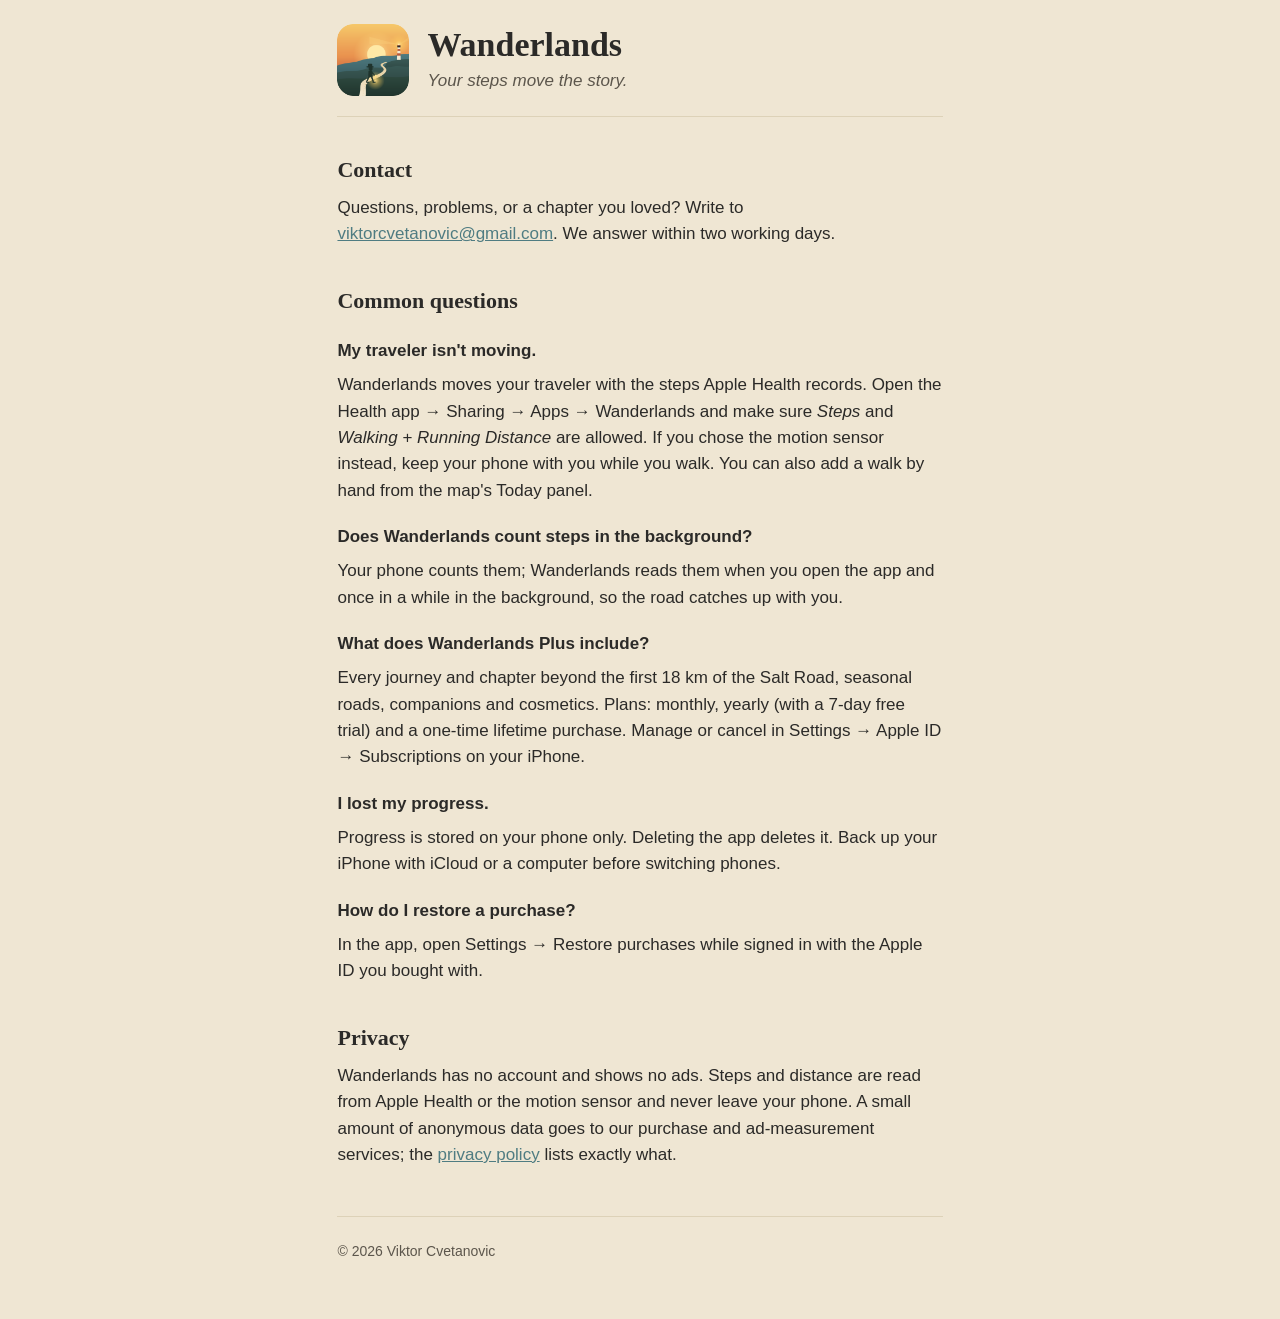
<file: index.html>
<!doctype html>
<html lang="en">
<head>
  <meta charset="utf-8">
  <meta name="viewport" content="width=device-width, initial-scale=1">
  <title>Wanderlands Support</title>
  <meta name="description" content="Help and contact for Wanderlands: Walking Game.">
  <link rel="icon" href="icon.png">
  <link rel="stylesheet" href="site.css">
</head>
<body>
  <main>
    <header class="hero">
      <img src="icon.png" alt="" width="72" height="72">
      <div>
        <h1>Wanderlands</h1>
        <p class="tagline">Your steps move the story.</p>
      </div>
    </header>

    <section>
      <h2>Contact</h2>
      <p>Questions, problems, or a chapter you loved? Write to <a href="mailto:viktorcvetanovic@gmail.com">viktorcvetanovic@gmail.com</a>. We answer within two working days.</p>
    </section>

    <section>
      <h2>Common questions</h2>
      <h3>My traveler isn't moving.</h3>
      <p>Wanderlands moves your traveler with the steps Apple Health records. Open the Health app → Sharing → Apps → Wanderlands and make sure <em>Steps</em> and <em>Walking + Running Distance</em> are allowed. If you chose the motion sensor instead, keep your phone with you while you walk. You can also add a walk by hand from the map's Today panel.</p>
      <h3>Does Wanderlands count steps in the background?</h3>
      <p>Your phone counts them; Wanderlands reads them when you open the app and once in a while in the background, so the road catches up with you.</p>
      <h3>What does Wanderlands Plus include?</h3>
      <p>Every journey and chapter beyond the first 18 km of the Salt Road, seasonal roads, companions and cosmetics. Plans: monthly, yearly (with a 7-day free trial) and a one-time lifetime purchase. Manage or cancel in Settings → Apple ID → Subscriptions on your iPhone.</p>
      <h3>I lost my progress.</h3>
      <p>Progress is stored on your phone only. Deleting the app deletes it. Back up your iPhone with iCloud or a computer before switching phones.</p>
      <h3>How do I restore a purchase?</h3>
      <p>In the app, open Settings → Restore purchases while signed in with the Apple ID you bought with.</p>
    </section>

    <section>
      <h2>Privacy</h2>
      <p>Wanderlands has no account and shows no ads. Steps and distance are read from Apple Health or the motion sensor and never leave your phone. A small amount of anonymous data goes to our purchase and ad-measurement services; the <a href="privacy.html">privacy policy</a> lists exactly what.</p>
    </section>

    <footer>
      <p>© 2026 Viktor Cvetanovic</p>
    </footer>
  </main>
</body>
</html>
</file>
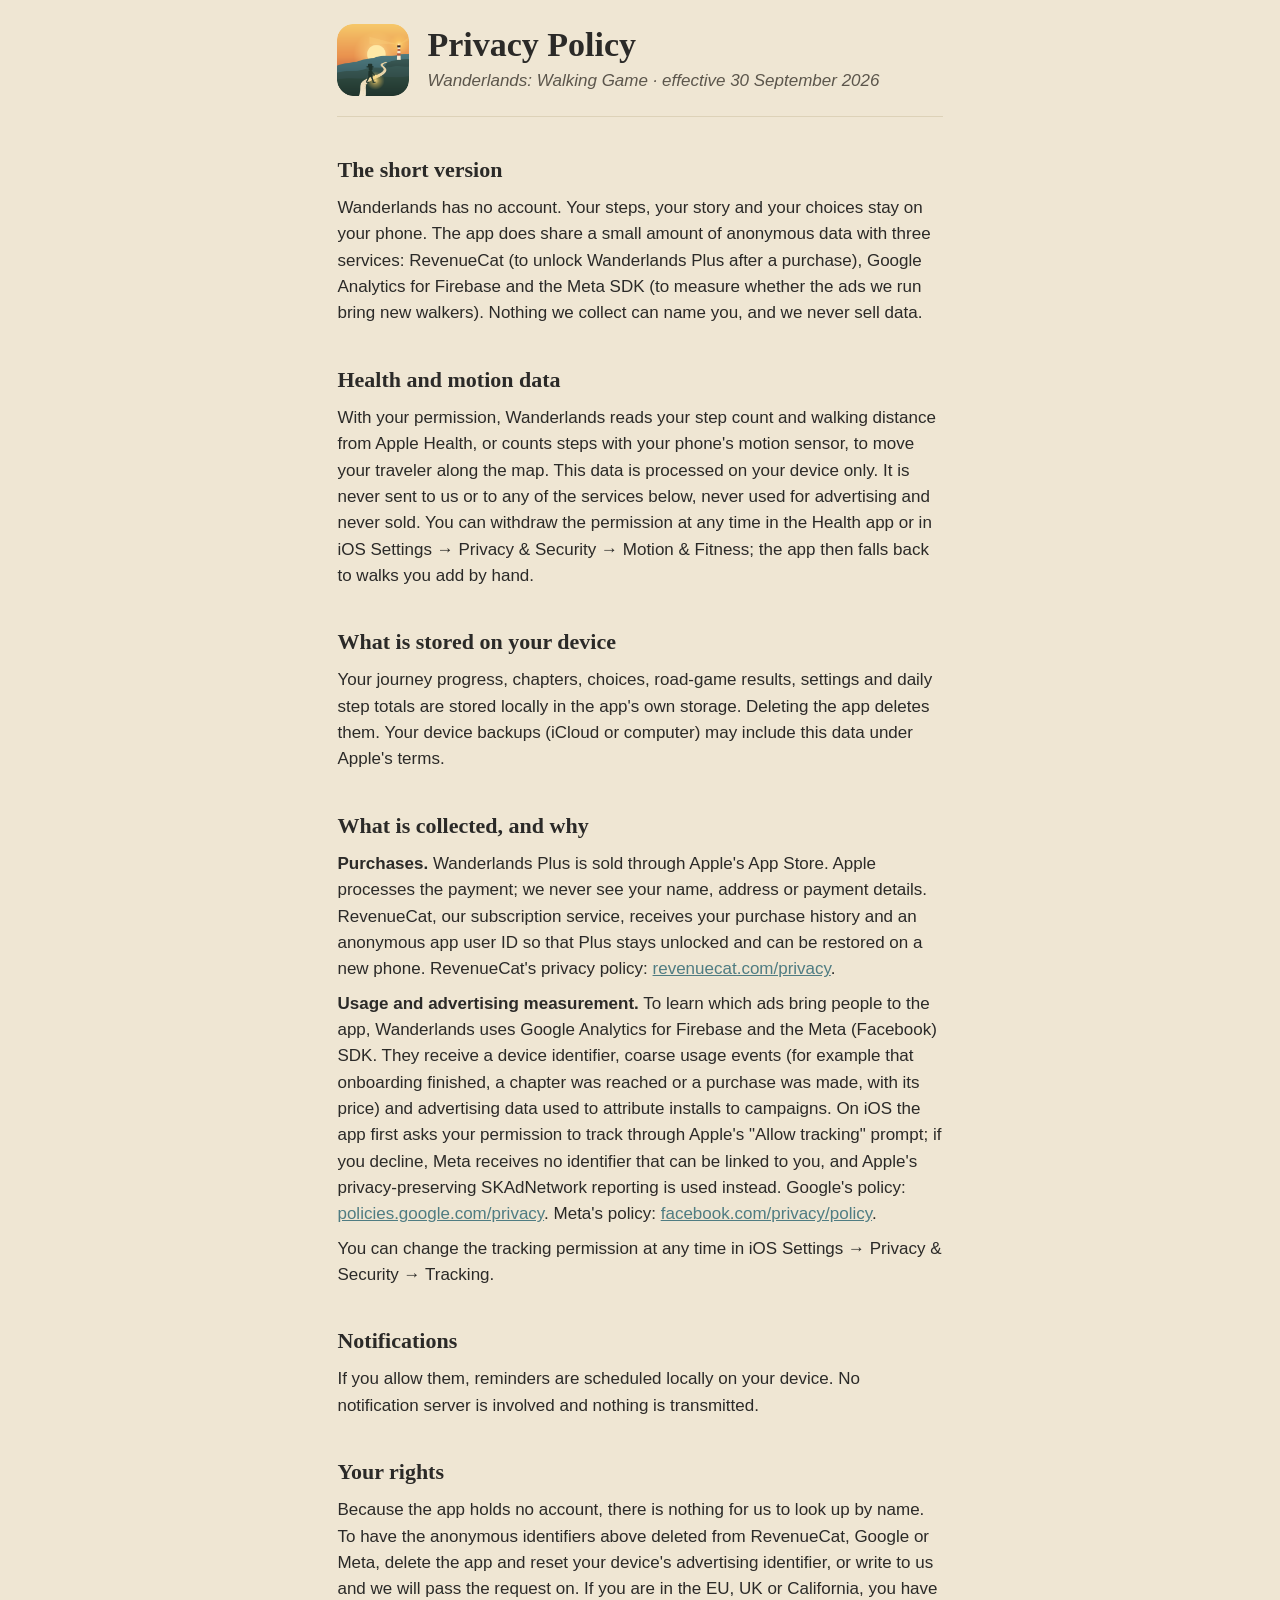
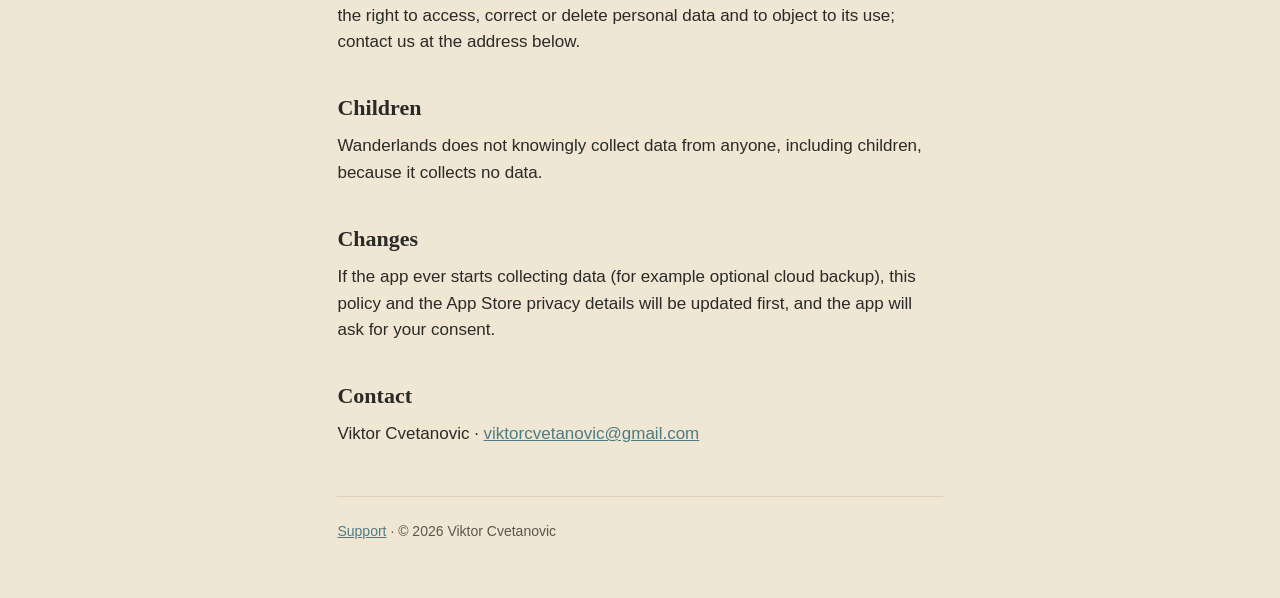
<file: privacy.html>
<!doctype html>
<html lang="en">
<head>
  <meta charset="utf-8">
  <meta name="viewport" content="width=device-width, initial-scale=1">
  <title>Wanderlands Privacy Policy</title>
  <meta name="description" content="Privacy policy for Wanderlands: Walking Game.">
  <link rel="icon" href="icon.png">
  <link rel="stylesheet" href="site.css">
</head>
<body>
  <main>
    <header class="hero">
      <img src="icon.png" alt="" width="72" height="72">
      <div>
        <h1>Privacy Policy</h1>
        <p class="tagline">Wanderlands: Walking Game · effective 30 September 2026</p>
      </div>
    </header>

    <section>
      <h2>The short version</h2>
      <p>Wanderlands has no account. Your steps, your story and your choices stay on your phone. The app does share a small amount of anonymous data with three services: RevenueCat (to unlock Wanderlands Plus after a purchase), Google Analytics for Firebase and the Meta SDK (to measure whether the ads we run bring new walkers). Nothing we collect can name you, and we never sell data.</p>
    </section>

    <section>
      <h2>Health and motion data</h2>
      <p>With your permission, Wanderlands reads your step count and walking distance from Apple Health, or counts steps with your phone's motion sensor, to move your traveler along the map. This data is processed on your device only. It is never sent to us or to any of the services below, never used for advertising and never sold. You can withdraw the permission at any time in the Health app or in iOS Settings → Privacy &amp; Security → Motion &amp; Fitness; the app then falls back to walks you add by hand.</p>
    </section>

    <section>
      <h2>What is stored on your device</h2>
      <p>Your journey progress, chapters, choices, road-game results, settings and daily step totals are stored locally in the app's own storage. Deleting the app deletes them. Your device backups (iCloud or computer) may include this data under Apple's terms.</p>
    </section>

    <section>
      <h2>What is collected, and why</h2>
      <p><strong>Purchases.</strong> Wanderlands Plus is sold through Apple's App Store. Apple processes the payment; we never see your name, address or payment details. RevenueCat, our subscription service, receives your purchase history and an anonymous app user ID so that Plus stays unlocked and can be restored on a new phone. RevenueCat's privacy policy: <a href="https://www.revenuecat.com/privacy">revenuecat.com/privacy</a>.</p>
      <p><strong>Usage and advertising measurement.</strong> To learn which ads bring people to the app, Wanderlands uses Google Analytics for Firebase and the Meta (Facebook) SDK. They receive a device identifier, coarse usage events (for example that onboarding finished, a chapter was reached or a purchase was made, with its price) and advertising data used to attribute installs to campaigns. On iOS the app first asks your permission to track through Apple's "Allow tracking" prompt; if you decline, Meta receives no identifier that can be linked to you, and Apple's privacy-preserving SKAdNetwork reporting is used instead. Google's policy: <a href="https://policies.google.com/privacy">policies.google.com/privacy</a>. Meta's policy: <a href="https://www.facebook.com/privacy/policy">facebook.com/privacy/policy</a>.</p>
      <p>You can change the tracking permission at any time in iOS Settings → Privacy &amp; Security → Tracking.</p>
    </section>

    <section>
      <h2>Notifications</h2>
      <p>If you allow them, reminders are scheduled locally on your device. No notification server is involved and nothing is transmitted.</p>
    </section>

    <section>
      <h2>Your rights</h2>
      <p>Because the app holds no account, there is nothing for us to look up by name. To have the anonymous identifiers above deleted from RevenueCat, Google or Meta, delete the app and reset your device's advertising identifier, or write to us and we will pass the request on. If you are in the EU, UK or California, you have the right to access, correct or delete personal data and to object to its use; contact us at the address below.</p>
    </section>

    <section>
      <h2>Children</h2>
      <p>Wanderlands does not knowingly collect data from anyone, including children, because it collects no data.</p>
    </section>

    <section>
      <h2>Changes</h2>
      <p>If the app ever starts collecting data (for example optional cloud backup), this policy and the App Store privacy details will be updated first, and the app will ask for your consent.</p>
    </section>

    <section>
      <h2>Contact</h2>
      <p>Viktor Cvetanovic · <a href="mailto:viktorcvetanovic@gmail.com">viktorcvetanovic@gmail.com</a></p>
    </section>

    <footer>
      <p><a href="index.html">Support</a> · © 2026 Viktor Cvetanovic</p>
    </footer>
  </main>
</body>
</html>
</file>
<file: site.css>
:root { --bg: #EFE6D3; --surface: #F7F1E4; --line: #DDD2B8; --fg: #2B2A28; --muted: #5C564C; --accent: #B8583A; --link: #4F7C82; }
* { box-sizing: border-box; }
body { margin: 0; background: var(--bg); color: var(--fg); font: 17px/1.55 -apple-system, "Segoe UI", Helvetica, Arial, sans-serif; padding: 24px 20px 48px; }
main { max-width: 64ch; margin: 0 auto; }
.hero { display: flex; align-items: center; gap: 18px; padding-bottom: 20px; border-bottom: 1px solid var(--line); margin-bottom: 8px; }
.hero img { border-radius: 16px; }
h1 { font-family: Georgia, "Times New Roman", serif; font-size: 34px; margin: 0; line-height: 1.1; }
h2 { font-family: Georgia, "Times New Roman", serif; font-size: 22px; margin: 36px 0 8px; }
h3 { font-size: 17px; margin: 20px 0 4px; }
p { margin: 8px 0; }
.tagline { color: var(--muted); font-style: italic; margin: 4px 0 0; }
a { color: var(--link); }
footer { margin-top: 48px; padding-top: 16px; border-top: 1px solid var(--line); color: var(--muted); font-size: 14px; }
</file>
